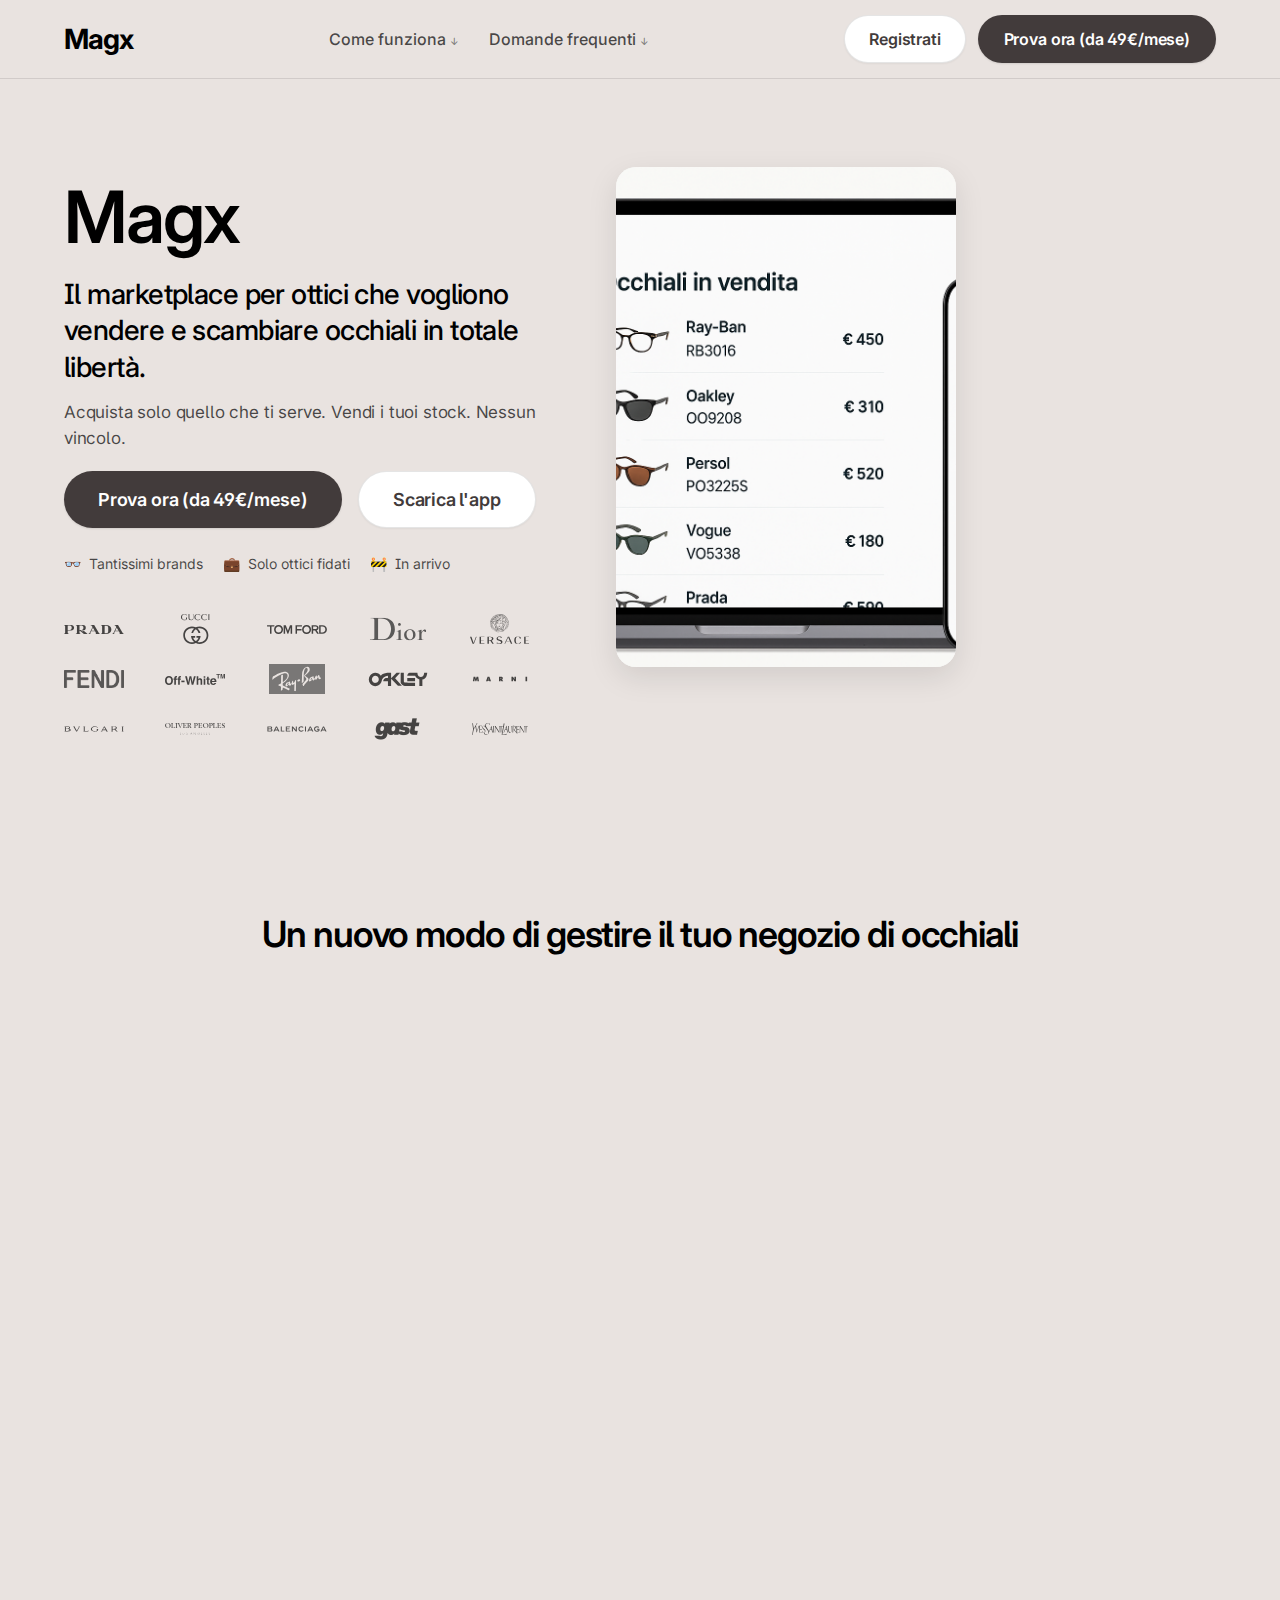
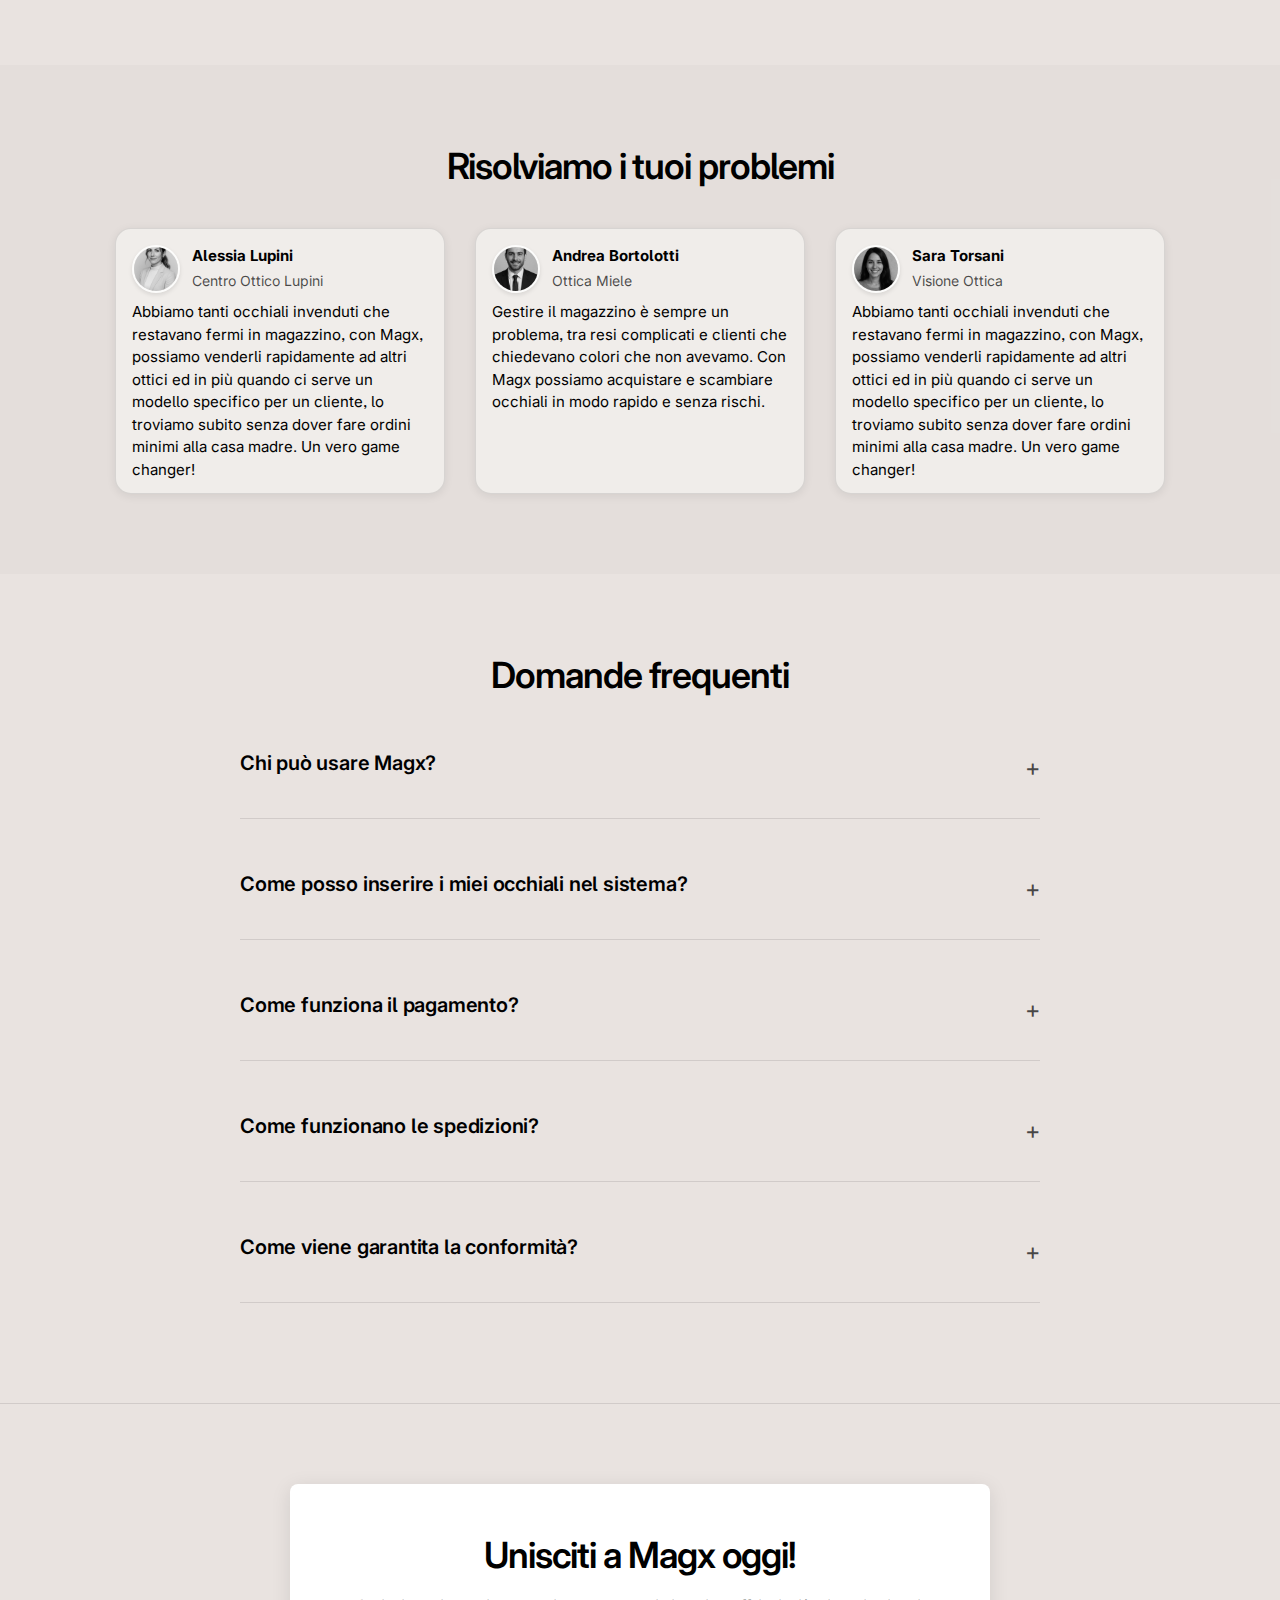
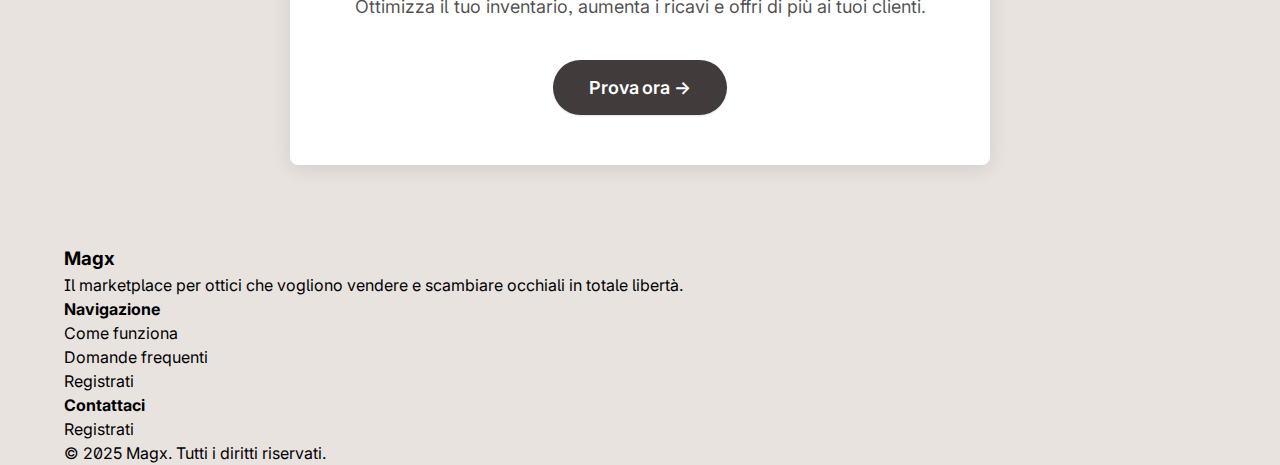
<file: index.html>
<!DOCTYPE html>
<html lang="en">
<head>
    <meta charset="UTF-8">
    <meta name="viewport" content="width=device-width, initial-scale=1.0">
    <title>Marketplace per ottici </title>
    
    <!-- Favicon -->
    <link rel="icon" type="image/png" href="magx_logo.png">
    <link rel="apple-touch-icon" href="magx_logo.png">
    
    <!-- Open Graph / Facebook -->
    <meta property="og:type" content="website">
    <meta property="og:url" content="https://magx.app/">
    <meta property="og:title" content="Magx - Marketplace per ottici">
    <meta property="og:description" content="Il marketplace per ottici che vogliono vendere e scambiare occhiali in totale libertà.">
    <meta property="og:image" content="https://magx.app/magx_logo.png">
    <meta property="og:image:width" content="1200">
    <meta property="og:image:height" content="630">

    <!-- Twitter -->
    <meta property="twitter:card" content="summary_large_image">
    <meta property="twitter:url" content="https://magx.app/">
    <meta property="twitter:title" content="Magx - Marketplace per ottici">
    <meta property="twitter:description" content="Il marketplace per ottici che vogliono vendere e scambiare occhiali in totale libertà.">
    <meta property="twitter:image" content="https://magx.app/magx_logo.png">

    <link rel="preconnect" href="https://fonts.googleapis.com">
    <link rel="preconnect" href="https://fonts.gstatic.com" crossorigin>
    <link href="https://fonts.googleapis.com/css2?family=Inter:wght@300;400;500;600;700&display=swap" rel="stylesheet">
    <link rel="stylesheet" href="magx_homepage.css">
</head>
<body>
    <!-- Navigation -->
    <header class="navbar">
        <div class="container">
            <div class="logo">
                <a href="#hero">Magx</a>
            </div>
            <nav class="main-nav">
                <ul>
                    <li class="dropdown">
                        <a href="#how-it-works">Come funziona<span class="arrow">↓</span></a>
                    </li>
                    <li class="dropdown">
                        <a href="#faq">Domande frequenti<span class="arrow">↓</span></a>
                    </li>
                </ul>
            </nav>
            <button class="mobile-menu-toggle" aria-label="Toggle menu">
                <span class="hamburger-icon">☰</span>
            </button>
            <div class="auth-buttons">
                <a href="https://docs.google.com/forms/d/1IlF40M767_LrRs7j3HeDGSl58CgH4xV7-MyyTv3xBlg/viewform?edit_requested=true" class="btn btn-secondary">Registrati</a>
                <a href="https://docs.google.com/forms/d/1IlF40M767_LrRs7j3HeDGSl58CgH4xV7-MyyTv3xBlg/viewform?edit_requested=true" class="btn btn-primary">Prova ora (da 49€/mese)</a>
            </div>
        </div>
    </header>

    <!-- Mobile Menu -->
    <div class="mobile-menu">
        <div class="mobile-menu-content">
            <nav class="mobile-menu-nav">
                <ul>
                    <li><a href="#how-it-works">Come funziona</a></li>
                    <li><a href="#faq">Domande frequenti</a></li>
                </ul>
            </nav>
            <div class="mobile-menu-cta">
                <a href="https://docs.google.com/forms/d/1IlF40M767_LrRs7j3HeDGSl58CgH4xV7-MyyTv3xBlg/viewform?edit_requested=true" class="btn btn-secondary btn-large">Registrati</a>
                <a href="https://docs.google.com/forms/d/1IlF40M767_LrRs7j3HeDGSl58CgH4xV7-MyyTv3xBlg/viewform?edit_requested=true" class="btn btn-primary btn-large">Prova ora (49€)</a>
            </div>
        </div>
    </div>

    <!-- Main Content -->
    <main>
        <!-- Hero Section -->
        <section id="hero" class="hero">
            <div class="container">
                <div class="hero-content">
                    <h1>Magx</h1>
                    <p class="hero-subtitle">Il marketplace per ottici che vogliono vendere e scambiare occhiali in totale libertà.</p>
                    <p class="pricing-info">Acquista solo quello che ti serve. Vendi i tuoi stock. Nessun vincolo.</p>
                    <!-- <p class="guarantee">100% rimborso garantito, nessuna domanda.</p> -->
                    <div class="cta-buttons">
                        <a href="https://docs.google.com/forms/d/1IlF40M767_LrRs7j3HeDGSl58CgH4xV7-MyyTv3xBlg/viewform?edit_requested=true" class="btn btn-primary btn-large">
                           Prova ora (da 49€/mese)
                        </a>
                        <a href="https://docs.google.com/forms/d/1IlF40M767_LrRs7j3HeDGSl58CgH4xV7-MyyTv3xBlg/viewform?edit_requested=true" class="btn btn-secondary btn-large">
                            Scarica l'app
                       </a>
                    </div>
                    <div class="social-proof">
                        <div class="proof-item">
                            <span class="proof-icon">👓</span>
                            <span>Tantissimi brands</span>
                        </div>
                        <div class="proof-item">
                            <span class="proof-icon">💼</span>
                            <span>Solo ottici fidati</span>
                        </div>
                        <div class="proof-item">
                            <span class="proof-icon">🚧</span>
                            <span>In arrivo</span>
                        </div>
                    </div>
                    
                    <!-- Client Logos moved here -->
                    <div class="client-logos">
                        <div class="logo-grid">
                            <div class="logo-item"><img src="brand_logos/Prada-Logo.svg" alt="Prada" class="brand-logo"></div>
                            <div class="logo-item"><img src="brand_logos/Gucci_logo.svg" alt="Gucci" class="brand-logo"></div>
                            <div class="logo-item"><img src="brand_logos/Tom_Ford_Logo.svg" alt="Tom Ford" class="brand-logo"></div>
                            <div class="logo-item"><img src="brand_logos/Dior_Logo.svg" alt="Dior" class="brand-logo"></div>
                            <div class="logo-item"><img src="brand_logos/Versace_logo.svg" alt="Versace" class="brand-logo"></div>
                            <div class="logo-item"><img src="brand_logos/Fendi_logo.svg" alt="Fendi" class="brand-logo"></div>
                            <div class="logo-item"><img src="brand_logos/Off-White_Logo.svg" alt="Off White" class="brand-logo"></div>
                            <div class="logo-item"><img src="brand_logos/Ray-Ban_logo.svg" alt="Ray Ban" class="brand-logo"></div>
                            <div class="logo-item"><img src="brand_logos/Oakley_early_logo.svg" alt="Oakley" class="brand-logo"></div>
                            <div class="logo-item"><img src="brand_logos/Marni_logo.svg" alt="Marni" class="brand-logo"></div>
                            <div class="logo-item"><img src="brand_logos/Bulgari_logo.svg" alt="Bulgari" class="brand-logo"></div>
                            <div class="logo-item"><img src="brand_logos/Oliver_Peoples_logo.svg" alt="Oliver Peoples" class="brand-logo"></div>
                            <div class="logo-item"><img src="brand_logos/Balenciaga_Logo.svg" alt="Balenciaga" class="brand-logo"></div>
                            <div class="logo-item"><img src="brand_logos/Gast_logo.avif" alt="Gast" class="brand-logo"></div>
                            <div class="logo-item"><img src="brand_logos/Yves_Saint_Laurent_Logo.svg" alt="Yves Saint Laurent" class="brand-logo"></div>
                        </div>
                    </div>
                </div>
                <div class="hero-images">
                    <div class="ad-examples">
                        <div class="ad-card main-ad-card">
                            <div class="ad-content">
                                <div class="ad-body">
                                    <img src="perfect_product_preview.png" alt="Designer sunglasses" class="ad-image">
                                </div>
                            </div>
                        </div>
                        </div>
                    </div>
                </div>
            </div>
        </section>

        <!-- How It Works -->
        <section id="how-it-works" class="how-it-works">
            <div class="container">
                <h2>Un nuovo modo di gestire il tuo negozio di occhiali</h2>
                <div class="steps-container">
                    <div class="steps-grid">
                        <div class="step-card">
                            <div class="step-thumbnail">
                                <img src="features_pictures/glasses_collections.jpg" alt="dashboard" class="step-image">
                            </div>
                            <div class="step-content">
                                <h3>Accesso immediato a migliaia di prodotti</h3>
                                <p>🔍 Trova l'occhiale che ti serve senza minimi d'acquisto</p>
                            </div>
                        </div>
                        <div class="step-card">
                            <div class="step-thumbnail">
                                <img src="features_pictures/business_relationship.jpg" alt="buying" class="step-image">
                            </div>
                            <div class="step-content">
                                <h3>Solo ottici selezionati</h3>
                                <p>🤝 Scambia in sicurezza solo con professionisti verificati.</p>
                            </div>
                        </div>
                        <div class="step-card">
                            <div class="step-thumbnail">
                                <img src="features_pictures/shipping.jpeg" alt="delivery" class="step-image">
                            </div>
                            <div class="step-content">
                                <h3>Vendi i tuoi stock in eccesso</h3>
                                <p>💰 Libera spazio e transforma l'invenduto in liquidità.</p>
                            </div>
                        </div>
                        <div class="step-card">
                            <div class="step-thumbnail">
                                <img src="features_pictures/otticaAlPc.jpg" alt="registration" class="step-image">
                            </div>
                            <div class="step-content">
                                <h3>Registrati e vendi in pochi minuti</h3>
                                <p>✍️ Ti basta la partita IVA e uno scan per codici a barre per vendere e comprare in pochi minuti</p>
                            </div>
                        </div>
                    </div>
                </div>
            </div>
        </section>

        <!-- Testimonials Section -->
        <section class="testimonials">
            <div class="container">
                <h2>Risolviamo i tuoi problemi</h2>
                <div class="testimonials-grid">
                    <div class="tweet-card">
                        <div class="tweet-header">
                            <div class="tweet-author">
                                <div class="author-avatar">
                                    <img src="testimonials_pictures/avatar1.png" alt="Alessia Lupini" class="avatar-img">
                                </div>
                                <div class="author-info">
                                    <div class="author-name">
                                        Alessia Lupini
                                    </div>
                                    <div class="author-handle">Centro Ottico Lupini</div>
                                </div>
                            </div>
                        </div>
                        <div class="tweet-content">
                            <p>Abbiamo tanti occhiali invenduti che restavano fermi in magazzino, con Magx, 
                            possiamo venderli rapidamente ad altri ottici ed in più quando ci serve un modello specifico per un cliente,
                             lo troviamo subito senza dover fare ordini minimi alla casa madre. Un vero game changer! 
                        </div>
                    </div>
                    <div class="tweet-card">
                        <div class="tweet-header">
                            <div class="tweet-author">
                                <div class="author-avatar">
                                    <img src="testimonials_pictures/avatar4.png" alt="Andrea Bortolotti" class="avatar-img">
                                </div>
                                <div class="author-info">
                                    <div class="author-name">
                                        Andrea Bortolotti
                                    </div>
                                    <div class="author-handle">Ottica Miele</div>
                                </div>
                            </div>
                        </div>
                        <div class="tweet-content">
                            <p>Gestire il magazzino è sempre un problema, tra resi complicati e clienti che chiedevano colori che non avevamo. 
                            Con Magx possiamo acquistare e scambiare occhiali in modo rapido e senza rischi. 
                        </div>
                    </div>
                    <div class="tweet-card">
                        <div class="tweet-header">
                            <div class="tweet-author">
                                <div class="author-avatar">
                                    <img src="testimonials_pictures/avatar2.png" alt="Sara Torsani" class="avatar-img">
                                </div>
                                <div class="author-info">
                                    <div class="author-name">
                                        Sara Torsani
                                    </div>
                                    <div class="author-handle">Visione Ottica</div>
                                </div>
                            </div>
                        </div>
                        <div class="tweet-content">
                            <p>Abbiamo tanti occhiali invenduti che restavano fermi in magazzino, con Magx, 
                            possiamo venderli rapidamente ad altri ottici ed in più quando ci serve un modello specifico per un cliente,
                             lo troviamo subito senza dover fare ordini minimi alla casa madre. Un vero game changer! 
                        </div>
                    </div>

                </div>
            </div>
        </section>
        
        <!-- FAQ Section -->
        <section id="faq" class="faq">
            <div class="container">
                <h2>Domande frequenti</h2>
                <div class="faq-grid">
                    <div class="faq-item">
                        <div class="faq-question">
                            <h3>Chi può usare Magx?</h3>
                            <span class="toggle-icon">+</span>
                        </div>
                        <div class="faq-answer">
                            <p>Magx è pensato esclusivamente per ottici e negozi di ottica. Ogni account viene verificato prima dell'accesso alla piattaforma.</p>
                        </div>
                    </div>
                    <div class="faq-item">
                        <div class="faq-question">
                            <h3>Come posso inserire i miei occhiali nel sistema?</h3>
                            <span class="toggle-icon">+</span>
                        </div>
                        <div class="faq-answer">
                            <p>Puoi caricare facilmente i tuoi prodotti scannerizzando l'occhiale con il tuo lettore di cassa. 
                            Il sistema li renderà visibili agli altri ottici della rete.</p>
                        </div>
                    </div>
                    <div class="faq-item">
                        <div class="faq-question">
                            <h3>Come funziona il pagamento?</h3>
                            <span class="toggle-icon">+</span>
                        </div>
                        <div class="faq-answer">
                            <p>I pagamenti digitali sono protetti: il denaro viene trasferito al venditore solo dopo che
                            l'acquirente conferma la ricezione del prodotto.</p>
                        </div>
                    </div>
                    <div class="faq-item">
                        <div class="faq-question">
                            <h3>Come funzionano le spedizioni?</h3>
                            <span class="toggle-icon">+</span>
                        </div>
                        <div class="faq-answer">
                            <p>Le spedizioni sono gestite tramite corrieri partner e i prodotti arrivano generalmente entro 24-48 ore. 
                            I costi di spedizione sono trasparenti e variano in base al valore del prodotto.</p>
                        </div>
                    </div>
                    <div class="faq-item">
                        <div class="faq-question">
                            <h3>Come viene garantita la conformità?</h3>
                            <span class="toggle-icon">+</span>
                        </div>
                        <div class="faq-answer">
                            <p>Il nostro team legale è sempre in contatto con le case madri, tutti gli ottici nella rete sono verificati
                            e il nostro sistema verifica l'autenticità dei codici a barre e la qualità dei prodotti.</p>
                        </div>
                    </div>
                </div>
            </div>
        </section>

        <!-- Footer CTA Section -->
        <section class="footer-cta">
            <div class="container">
                <div class="footer-cta-content">
                    <h2>Unisciti a Magx oggi!</h2>
                    <p>Ottimizza il tuo inventario, aumenta i ricavi e offri di più ai tuoi clienti.</p>
                    <div class="footer-cta-buttons">
                        <a href="https://docs.google.com/forms/d/1IlF40M767_LrRs7j3HeDGSl58CgH4xV7-MyyTv3xBlg/viewform?edit_requested=true" class="btn btn-primary btn-large">Prova ora →</a>
                    </div>
                </div>
            </div>
        </section>
    </main>

    <!-- Footer -->
    <footer class="footer">
        <div class="container">
            <div class="footer-content">
                <div class="footer-section">
                    <h3>Magx</h3>
                    <p>Il marketplace per ottici che vogliono vendere e scambiare occhiali in totale libertà.</p>
                </div>
                <div class="footer-section">
                    <h4>Navigazione</h4>
                    <ul>
                        <li><a href="#how-it-works">Come funziona</a></li>
                        <li><a href="#faq">Domande frequenti</a></li>
                        <li><a href="https://docs.google.com/forms/d/1IlF40M767_LrRs7j3HeDGSl58CgH4xV7-MyyTv3xBlg/viewform?edit_requested=true">Registrati</a></li>
                    </ul>
                </div>
                <div class="footer-section">
                    <h4>Contattaci</h4>
                    <ul>
                        <li><a href="https://docs.google.com/forms/d/1IlF40M767_LrRs7j3HeDGSl58CgH4xV7-MyyTv3xBlg/viewform?edit_requested=true">Registrati</a></li>
                    </ul>
                </div>
            </div>
            <div class="footer-bottom">
                <p>&copy; 2025 Magx. Tutti i diritti riservati.</p>
            </div>
        </div>
    </footer>

    <script src="magx_homepage.js"></script>
</body>
</html>
</file>
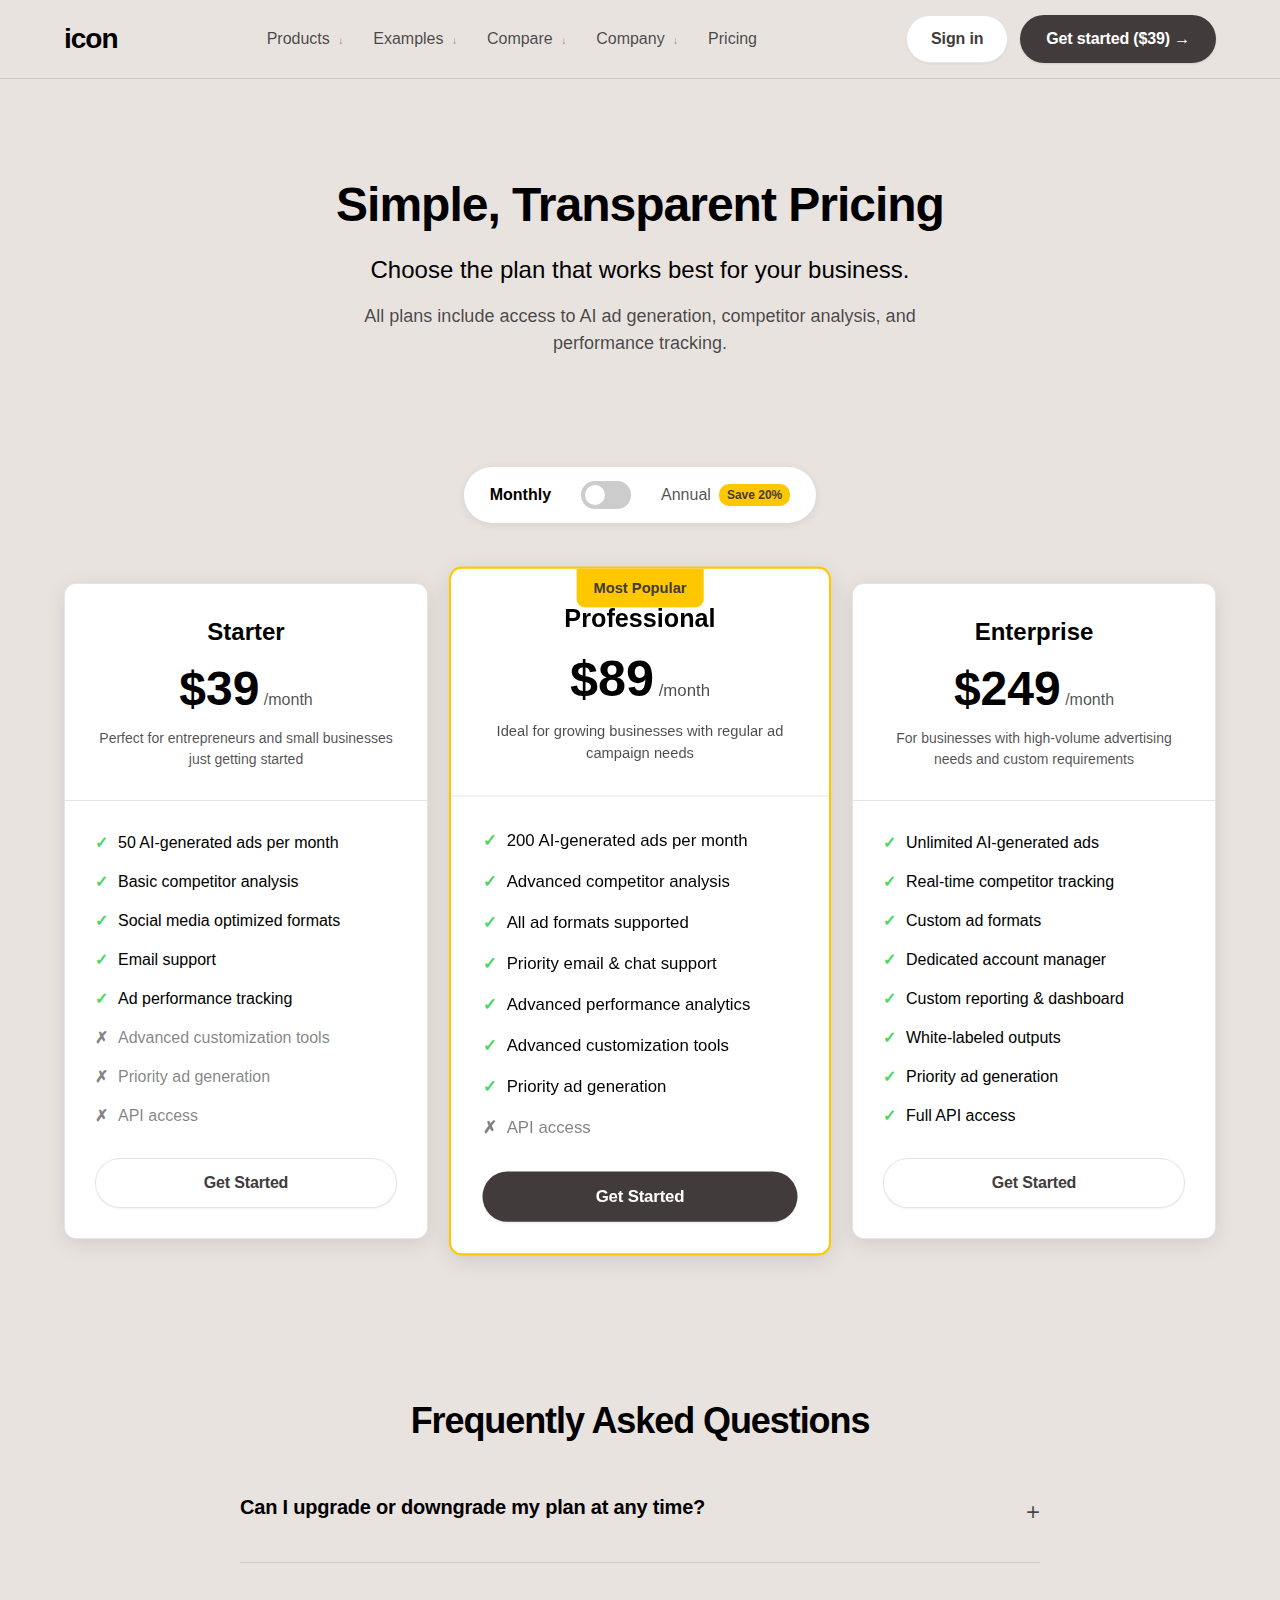
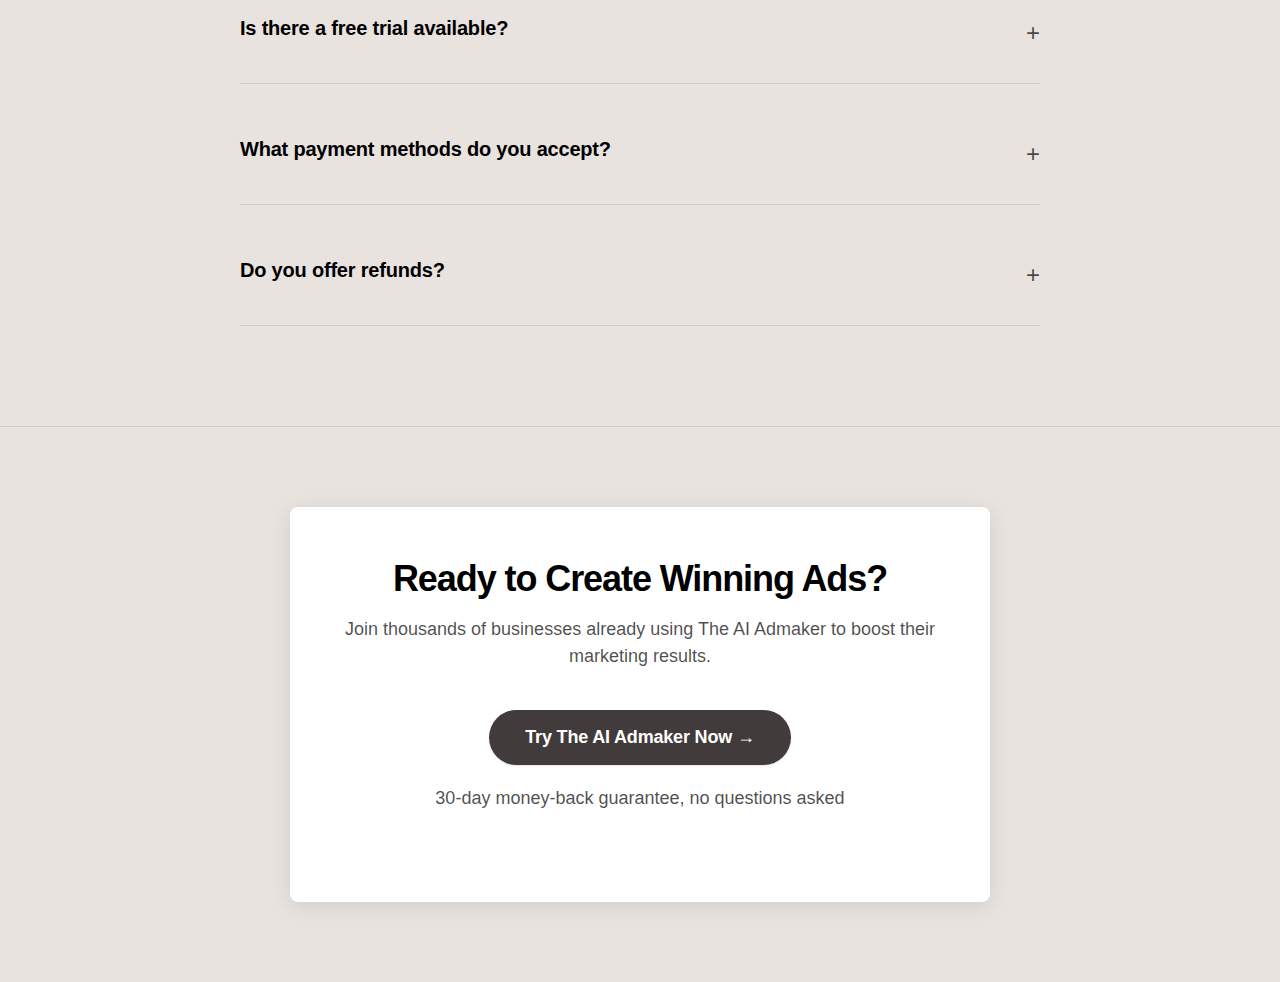
<file: pricing.html>
<!DOCTYPE html>
<html lang="en">
<head>
    <meta charset="UTF-8">
    <meta name="viewport" content="width=device-width, initial-scale=1.0">
    <title>Pricing | Magx</title>
    <link rel="stylesheet" href="magx_homepage.css">
    <link rel="stylesheet" href="pricing.css">
</head>
<body>
    <!-- Navigation -->
    <header class="navbar">
        <div class="container">
            <div class="logo">
                <a href="magx_homepage.html">icon</a>
            </div>
            <nav class="main-nav">
                <ul>
                    <li class="dropdown">
                        <a href="#">Products <span class="arrow">↓</span></a>
                    </li>
                    <li class="dropdown">
                        <a href="#">Examples <span class="arrow">↓</span></a>
                    </li>
                    <li class="dropdown">
                        <a href="#">Compare <span class="arrow">↓</span></a>
                    </li>
                    <li class="dropdown">
                        <a href="#">Company <span class="arrow">↓</span></a>
                    </li>
                    <li>
                        <a href="pricing.html" class="active">Pricing</a>
                    </li>
                </ul>
            </nav>
            <button class="mobile-menu-toggle" aria-label="Toggle menu">
                <span class="hamburger-icon">☰</span>
            </button>
            <div class="auth-buttons">
                <a href="https://docs.google.com/forms/d/1IlF40M767_LrRs7j3HeDGSl58CgH4xV7-MyyTv3xBlg/viewform?edit_requested=true" class="btn btn-secondary">Sign in</a>
                <a href="https://docs.google.com/forms/d/1IlF40M767_LrRs7j3HeDGSl58CgH4xV7-MyyTv3xBlg/viewform?edit_requested=true" class="btn btn-primary">Get started ($39) →</a>
            </div>
        </div>
    </header>

    <!-- Mobile Menu -->
    <div class="mobile-menu">
        <div class="mobile-menu-content">
            <nav class="mobile-menu-nav">
                <ul>
                    <li><a href="#">Products</a></li>
                    <li><a href="#">Examples</a></li>
                    <li><a href="#">Compare</a></li>
                    <li><a href="#">Company</a></li>
                    <li><a href="pricing.html">Pricing</a></li>
                </ul>
            </nav>
            <div class="mobile-menu-cta">
                <a href="https://docs.google.com/forms/d/1IlF40M767_LrRs7j3HeDGSl58CgH4xV7-MyyTv3xBlg/viewform?edit_requested=true" class="btn btn-secondary btn-large">Sign in</a>
                <a href="https://docs.google.com/forms/d/1IlF40M767_LrRs7j3HeDGSl58CgH4xV7-MyyTv3xBlg/viewform?edit_requested=true" class="btn btn-primary btn-large">Get started ($39) →</a>
            </div>
        </div>
    </div>

    <!-- Main Content -->
    <main>
        <!-- Hero Section -->
        <section class="pricing-hero">
            <div class="container">
                <div class="pricing-hero-content">
                    <h1>Simple, Transparent Pricing</h1>
                    <p class="pricing-subtitle">Choose the plan that works best for your business.</p>
                    <p class="pricing-description">All plans include access to AI ad generation, competitor analysis, and performance tracking.</p>
                </div>
            </div>
        </section>

        <!-- Pricing Toggle -->
        <section class="pricing-toggle-section">
            <div class="container">
                <div class="pricing-toggle">
                    <span class="toggle-option active">Monthly</span>
                    <label class="switch">
                        <input type="checkbox" id="billing-toggle">
                        <span class="slider round"></span>
                    </label>
                    <span class="toggle-option">Annual <span class="save-badge">Save 20%</span></span>
                </div>
            </div>
        </section>

        <!-- Pricing Plans -->
        <section class="pricing-plans">
            <div class="container">
                <div class="plans-container">
                    <!-- Starter Plan -->
                    <div class="pricing-card">
                        <div class="pricing-card-header">
                            <h3>Starter</h3>
                            <div class="price">
                                <span class="amount">$39</span>
                                <span class="period">/month</span>
                            </div>
                            <p class="pricing-description">Perfect for entrepreneurs and small businesses just getting started</p>
                        </div>
                        <div class="pricing-card-body">
                            <ul class="features-list">
                                <li><span class="check-icon">✓</span> 50 AI-generated ads per month</li>
                                <li><span class="check-icon">✓</span> Basic competitor analysis</li>
                                <li><span class="check-icon">✓</span> Social media optimized formats</li>
                                <li><span class="check-icon">✓</span> Email support</li>
                                <li><span class="check-icon">✓</span> Ad performance tracking</li>
                                <li class="disabled"><span class="check-icon">✗</span> Advanced customization tools</li>
                                <li class="disabled"><span class="check-icon">✗</span> Priority ad generation</li>
                                <li class="disabled"><span class="check-icon">✗</span> API access</li>
                            </ul>
                        </div>
                        <div class="pricing-card-footer">
                            <a href="https://docs.google.com/forms/d/1IlF40M767_LrRs7j3HeDGSl58CgH4xV7-MyyTv3xBlg/viewform?edit_requested=true" class="btn btn-secondary btn-full">Get Started</a>
                        </div>
                    </div>

                    <!-- Pro Plan (Most Popular) -->
                    <div class="pricing-card popular">
                        <div class="popular-badge">Most Popular</div>
                        <div class="pricing-card-header">
                            <h3>Professional</h3>
                            <div class="price">
                                <span class="amount">$89</span>
                                <span class="period">/month</span>
                            </div>
                            <p class="pricing-description">Ideal for growing businesses with regular ad campaign needs</p>
                        </div>
                        <div class="pricing-card-body">
                            <ul class="features-list">
                                <li><span class="check-icon">✓</span> 200 AI-generated ads per month</li>
                                <li><span class="check-icon">✓</span> Advanced competitor analysis</li>
                                <li><span class="check-icon">✓</span> All ad formats supported</li>
                                <li><span class="check-icon">✓</span> Priority email & chat support</li>
                                <li><span class="check-icon">✓</span> Advanced performance analytics</li>
                                <li><span class="check-icon">✓</span> Advanced customization tools</li>
                                <li><span class="check-icon">✓</span> Priority ad generation</li>
                                <li class="disabled"><span class="check-icon">✗</span> API access</li>
                            </ul>
                        </div>
                        <div class="pricing-card-footer">
                            <a href="https://docs.google.com/forms/d/1IlF40M767_LrRs7j3HeDGSl58CgH4xV7-MyyTv3xBlg/viewform?edit_requested=true" class="btn btn-primary btn-full">Get Started</a>
                        </div>
                    </div>

                    <!-- Enterprise Plan -->
                    <div class="pricing-card">
                        <div class="pricing-card-header">
                            <h3>Enterprise</h3>
                            <div class="price">
                                <span class="amount">$249</span>
                                <span class="period">/month</span>
                            </div>
                            <p class="pricing-description">For businesses with high-volume advertising needs and custom requirements</p>
                        </div>
                        <div class="pricing-card-body">
                            <ul class="features-list">
                                <li><span class="check-icon">✓</span> Unlimited AI-generated ads</li>
                                <li><span class="check-icon">✓</span> Real-time competitor tracking</li>
                                <li><span class="check-icon">✓</span> Custom ad formats</li>
                                <li><span class="check-icon">✓</span> Dedicated account manager</li>
                                <li><span class="check-icon">✓</span> Custom reporting & dashboard</li>
                                <li><span class="check-icon">✓</span> White-labeled outputs</li>
                                <li><span class="check-icon">✓</span> Priority ad generation</li>
                                <li><span class="check-icon">✓</span> Full API access</li>
                            </ul>
                        </div>
                        <div class="pricing-card-footer">
                            <a href="https://docs.google.com/forms/d/1IlF40M767_LrRs7j3HeDGSl58CgH4xV7-MyyTv3xBlg/viewform?edit_requested=true" class="btn btn-secondary btn-full">Get Started</a>
                        </div>
                    </div>
                </div>
            </div>
        </section>

        <!-- FAQ Section -->
        <section class="faq">
            <div class="container">
                <h2>Frequently Asked Questions</h2>
                <div class="faq-grid">
                    <div class="faq-item">
                        <div class="faq-question">
                            <h3>Can I upgrade or downgrade my plan at any time?</h3>
                            <span class="toggle-icon">+</span>
                        </div>
                        <div class="faq-answer">
                            <p>Yes, you can upgrade or downgrade your plan at any time. Changes will be reflected in your next billing cycle. When upgrading, you'll get immediate access to new features and your billing will be prorated.</p>
                        </div>
                    </div>
                    <div class="faq-item">
                        <div class="faq-question">
                            <h3>Is there a free trial available?</h3>
                            <span class="toggle-icon">+</span>
                        </div>
                        <div class="faq-answer">
                            <p>We offer a 7-day free trial for all new users. You can test the AI Admaker platform with full access to all features before committing to a paid plan.</p>
                        </div>
                    </div>
                    <div class="faq-item">
                        <div class="faq-question">
                            <h3>What payment methods do you accept?</h3>
                            <span class="toggle-icon">+</span>
                        </div>
                        <div class="faq-answer">
                            <p>We accept all major credit cards (Visa, Mastercard, American Express, Discover), PayPal, and can provide invoicing options for Enterprise customers.</p>
                        </div>
                    </div>
                    <div class="faq-item">
                        <div class="faq-question">
                            <h3>Do you offer refunds?</h3>
                            <span class="toggle-icon">+</span>
                        </div>
                        <div class="faq-answer">
                            <p>We offer a 30-day money-back guarantee, no questions asked. If you're not satisfied with our service within the first 30 days, we'll provide a full refund.</p>
                        </div>
                    </div>
                </div>
            </div>
        </section>

        <!-- Footer CTA Section -->
        <section class="footer-cta">
            <div class="container">
                <div class="footer-cta-content">
                    <h2>Ready to Create Winning Ads?</h2>
                    <p>Join thousands of businesses already using The AI Admaker to boost their marketing results.</p>
                    <div class="footer-cta-buttons">
                        <a href="https://docs.google.com/forms/d/1IlF40M767_LrRs7j3HeDGSl58CgH4xV7-MyyTv3xBlg/viewform?edit_requested=true" class="btn btn-primary btn-large">Try The AI Admaker Now →</a>
                        <p class="guarantee-text">30-day money-back guarantee, no questions asked</p>
                    </div>
                </div>
            </div>
        </section>
    </main>

    <script src="magx_homepage.js"></script>
    <script src="pricing.js"></script>
</body>
</html>
</file>
<file: magx_homepage.css>
/* Base Styles */
:root {
    --background: #e9e3e0;
    --text: #000000;
    --text-secondary: rgba(0, 0, 0, 0.7);
    --accent: #FFC700; /* Keep yellow accent */
    --card-bg: #f0edea;
    --border: rgba(0, 0, 0, 0.1);
    --button-bg: #423b3b;
    --black: #423b3b;
    --white: #FFFFFF;
    --box-shadow: 0 4px 20px rgba(0, 0, 0, 0.1);
    --border-radius: 8px;
    --transition: all 0.3s ease;
}

* {
    margin: 0;
    padding: 0;
    box-sizing: border-box;
}

body {
    font-family: Inter, SF Pro Display, -apple-system, BlinkMacSystemFont, 'Segoe UI', Roboto, 'Helvetica Neue', sans-serif;
    background-color: var(--background);
    color: var(--text);
    line-height: 1.5;
    font-feature-settings: 'liga' 1, 'ss01' 1, 'ss02' 1, 'ss03' 1;
    -webkit-font-smoothing: antialiased;
    -moz-osx-font-smoothing: grayscale;
}

.container {
    width: 100%;
    max-width: 1200px;
    margin: 0 auto;
    padding: 0 24px;
}

@media (min-width: 1400px) {
    .container {
        max-width: 1320px;
    }
}

a {
    text-decoration: none;
    color: inherit;
    transition: var(--transition);
}

ul {
    list-style: none;
}

/* Button Styles */
.btn {
    display: inline-flex;
    align-items: center;
    justify-content: center;
    padding: 12px 26px;
    border-radius: 50px;
    font-weight: 600;
    font-size: 16px;
    transition: var(--transition);
    cursor: pointer;
    white-space: nowrap;
    letter-spacing: -0.01em;
}

.btn-icon, .download-icon, .play-icon, .read-icon {
    margin-right: 8px;
}

.btn-primary {
    background-color: var(--black);
    color: var(--white);
    font-weight: 600;
    box-shadow: 0 1px 2px rgba(0, 0, 0, 0.1);
}

.btn-primary:hover {
    opacity: 0.95;
    transform: translateY(-2px);
    box-shadow: 0 6px 15px rgba(0, 0, 0, 0.15);
}

.btn-secondary {
    background-color: var(--white);
    color: var(--black);
    border: 1px solid var(--border);
    padding: 11px 24px;
    box-shadow: 0 1px 2px rgba(0, 0, 0, 0.05);
}

.btn-secondary:hover {
    background-color: rgba(0, 0, 0, 0.03);
    transform: translateY(-2px);
    box-shadow: 0 6px 15px rgba(0, 0, 0, 0.08);
}

.btn-outline {
    background-color: var(--white);
    color: var(--black);
    border: 1px solid var(--border);
    box-shadow: 0 1px 2px rgba(0, 0, 0, 0.05);
}

.btn-outline:hover {
    border-color: var(--black);
    background-color: rgba(0, 0, 0, 0.03);
    transform: translateY(-2px);
    box-shadow: 0 6px 15px rgba(0, 0, 0, 0.08);
}

.btn-large {
    padding: 14px 34px;
    font-size: 18px;
}

.btn-demo {
    margin-right: 10px;
    margin-top: 10px;
}

/* Navbar */
.navbar {
    padding: 15px 0;
    border-bottom: 1px solid var(--border);
    position: sticky;
    top: 0;
    z-index: 1000;
    background-color: var(--background);
}

.navbar .container {
    display: flex;
    justify-content: space-between;
    align-items: center;
}

.logo a {
    font-size: 28px;
    font-weight: 700;
    color: var(--text);
    letter-spacing: -1px;
}

.main-nav ul {
    display: flex;
    gap: 30px;
}

.main-nav li a {
    font-size: 16px;
    color: var(--text-secondary);
    font-weight: 500;
}

.main-nav li a:hover {
    color: var(--text);
}

.arrow {
    font-size: 10px;
    margin-left: 4px;
    opacity: 0.7;
}

.auth-buttons {
    display: flex;
    gap: 12px;
}

/* Promo Banner */
.promo-banner {
    background-color: rgba(0, 0, 0, 0.03);
    padding: 12px 0;
    text-align: center;
}

.promo-content {
    display: flex;
    align-items: center;
    justify-content: center;
    gap: 10px;
}

.check-icon {
    display: inline-flex;
    align-items: center;
    justify-content: center;
    width: 20px;
    height: 20px;
    background-color: #49D760; /* Keep green check icon */
    color: var(--white);
    border-radius: 50%;
    font-size: 12px;
}

/* Hero Section */
.hero {
    min-height: 90vh;
    display: flex;
    align-items: center;
    padding: 0;
    overflow: hidden;
    margin-top: -56px;
    padding-top: 80px;
    padding-bottom: 40px;
}

.hero .container {
    display: flex;
    align-items: flex-start;
    justify-content: space-between;
    gap: 60px;
    padding: 30px 24px 20px;
    height: 100%;
}

.hero-content {
    flex: 1;
    width: 45%;
    max-width: 500px;
    padding-top: 40px;
}

.hero-images {
    flex: 0 0 auto;
    display: flex;
    justify-content: flex-end;
    width: 600px;
    position: relative;
    align-self: flex-start;
    margin-top: 30px;
}

h1 {
    font-size: clamp(48px, 6vw, 72px);
    line-height: 1.1;
    margin-bottom: 20px;
    font-weight: 600;
    letter-spacing: -0.03em;
}

.hero-subtitle {
    font-size: clamp(20px, 2.5vw, 28px);
    margin-bottom: 15px;
    color: var(--text);
    font-weight: 500;
    letter-spacing: -0.02em;
    line-height: 1.3;
}

.pricing-info, .guarantee {
    font-size: 17px;
    color: var(--text-secondary);
    margin-bottom: 10px;
    letter-spacing: -0.01em;
    line-height: 1.5;
}

.cta-buttons {
    display: flex;
    gap: 16px;
    margin: 20px 0;
}

.social-proof {
    display: flex;
    flex-wrap: wrap;
    gap: 20px;
    margin-top: 25px;
}

.rating, .proof-item {
    display: flex;
    align-items: center;
    gap: 8px;
    color: var(--text-secondary);
    font-size: 14px;
}

.stars {
    color: var(--accent);
}

.proof-icon {
    color: var(--text);
}

/* Ad cards styling for layout with main and side ads */
.ad-examples {
    display: flex;
    width: 100%;
    gap: 15px;
}

.ad-card {
    background-color: var(--card-bg);
    border-radius: 20px;
    overflow: hidden;
    box-shadow: 0 10px 30px rgba(0, 0, 0, 0.1);
    position: relative;
    transition: transform 0.3s ease, box-shadow 0.3s ease;
}

.main-ad-card {
    width: 340px;
    height: 500px;
    flex-shrink: 0;
}

.small-ads {
    display: flex;
    flex-direction: column;
    gap: 15px;
    flex-shrink: 0;
}

.small-ad-card {
    width: 240px;
    height: 242px;
}

.ad-card:hover {
    transform: translateY(-5px);
    box-shadow: 0 15px 30px rgba(0, 0, 0, 0.15);
}

/* Client Logos - Updated for new position in hero section */
.client-logos {
    padding: 20px 0;
    margin-top: 20px;
}

.logo-grid {
    display: grid;
    grid-template-columns: repeat(auto-fill, minmax(80px, 1fr));
    gap: 15px;
    align-items: center;
    justify-items: start;
}

.logo-item {
    color: var(--text-secondary);
    font-size: 14px;
    font-weight: 600;
    opacity: 0.7;
    letter-spacing: 0.5px;
}

.brand-logo {
    width: 60px;
    height: 30px;
    object-fit: contain;
    filter: grayscale(100%);
    opacity: 0.7;
    transition: filter 0.3s ease, opacity 0.3s ease;
}

.logo-item:hover .brand-logo {
    filter: grayscale(0);
    opacity: 1;
}

/* How It Works */
.how-it-works {
    padding: 80px 0;
}

.how-it-works h2 {
    font-size: 36px;
    text-align: center;
    margin-bottom: 40px;
    font-weight: 600;
    letter-spacing: -0.03em;
    line-height: 1.2;
}

.steps-container {
    display: flex;
    gap: 50px;
}

.steps-grid {
    flex: 1.5;
    display: grid;
    grid-template-columns: repeat(2, 1fr);
    gap: 30px;
}

.step-card {
    background-color: var(--card-bg);
    border-radius: var(--border-radius);
    overflow: hidden;
    box-shadow: 0 5px 15px rgba(0, 0, 0, 0.07);
}

.step-thumbnail {
    height: 160px;
    background-color: #F0F0F0;
    overflow: hidden;
    display: flex;
    align-items: center;
    justify-content: center;
}

.step-image {
    width: 100%;
    height: 100%;
    object-fit: cover;
    transition: transform 0.3s ease;
}

.step-card:hover .step-image {
    transform: scale(1.05);
}

.step-content {
    padding: 24px;
}

.step-content h3 {
    font-size: 20px;
    margin-bottom: 10px;
    font-weight: 600;
    letter-spacing: -0.01em;
}

.step-content p {
    color: var(--text-secondary);
    font-size: 14px;
    line-height: 1.5;
}

.demo-image-container {
    flex: 1;
    display: flex;
    flex-direction: column;
    width: 100%;
}

.demo-image {
    max-width: 100%;
    height: auto;
    object-fit: contain;
    border-radius: var(--border-radius);
    margin-bottom: 20px;
    box-shadow: 0 10px 30px rgba(0, 0, 0, 0.1);
}

.demo-placeholder {
    flex-grow: 1;
    background-color: var(--card-bg);
    border-radius: var(--border-radius);
    min-height: 500px;
    margin-bottom: 20px;
    box-shadow: 0 10px 30px rgba(0, 0, 0, 0.1);
}

.demo-cta {
    display: flex;
    flex-wrap: wrap;
    margin-top: 20px;
}

/* Competitors Analysis Table */
.competitors-analysis {
    padding: 80px 0;
}

.competitors-analysis h2 {
    text-align: center;
    margin-bottom: 40px;
    font-size: 36px;
    font-weight: 700;
}

.comparison-table-wrapper {
    overflow-x: auto;
    border-radius: var(--border-radius);
    box-shadow: var(--box-shadow);
}

.comparison-table {
    width: 100%;
    border-collapse: collapse;
    background-color: var(--white);
}

.comparison-table th, 
.comparison-table td {
    padding: 16px 24px;
    text-align: left;
    border-bottom: 1px solid var(--border);
}

.comparison-table th {
    font-weight: 600;
    background-color: rgba(0, 0, 0, 0.03);
}

.comparison-table th:first-child {
    width: 25%;
}

.comparison-table tr:last-child td {
    border-bottom: none;
}

.comparison-table .check {
    color: #49D760;
    font-weight: bold;
    margin-right: 5px;
}

/* Testimonials as Tweets Section */
.testimonials {
    padding: 80px 0;
    background-color: rgba(0, 0, 0, 0.02);
}

.testimonials h2 {
    font-size: 36px;
    text-align: center;
    margin-bottom: 40px;
    font-weight: 600;
    letter-spacing: -0.03em;
    line-height: 1.2;
}

.testimonials-grid {
    display: grid;
    grid-template-columns: repeat(auto-fit, minmax(300px, 1fr));
    gap: 30px;
    max-width: 1050px;
    margin: 0 auto;
}

/* Tweet Card Styles */
.tweet-card {
    background-color: #f0edea;
    border-radius: 16px;
    box-shadow: 0 2px 10px rgba(0, 0, 0, 0.08);
    overflow: hidden;
    transition: box-shadow 0.3s ease, transform 0.3s ease;
    border: 1px solid rgba(0, 0, 0, 0.1);
}

.tweet-card:hover {
    box-shadow: 0 5px 15px rgba(0, 0, 0, 0.1);
    transform: translateY(-2px);
}

.tweet-header {
    display: flex;
    justify-content: space-between;
    align-items: flex-start;
    padding: 16px 16px 8px;
}

.tweet-author {
    display: flex;
    align-items: flex-start;
}

.author-avatar {
    width: 48px;
    height: 48px;
    border-radius: 50%;
    background-color: transparent;
    margin-right: 12px;
    overflow: hidden;
    border: 2px solid rgba(255, 255, 255, 0.8);
    box-shadow: 0 2px 4px rgba(0, 0, 0, 0.1);
    transition: transform 0.3s ease, box-shadow 0.3s ease;
    display: flex;
    align-items: center;
    justify-content: center;
    position: relative;
    font-size: 0;
    line-height: 0;
    color: transparent;
    text-indent: -9999px;
}

.author-avatar::before,
.author-avatar::after {
    display: none;
}

.avatar-img {
    width: 100%;
    height: 100%;
    object-fit: cover;
    object-position: center;
    transition: transform 0.3s ease, filter 0.3s ease;
    display: block;
    filter: grayscale(100%);
}

.tweet-author:hover .author-avatar {
    transform: scale(1.05);
    box-shadow: 0 3px 8px rgba(0, 0, 0, 0.15);
}

.tweet-author:hover .avatar-img {
    transform: scale(1.1);
    filter: grayscale(0%);
}

.author-info {
    display: flex;
    flex-direction: column;
}

.author-name {
    font-weight: 700;
    font-size: 15px;
    display: flex;
    align-items: center;
    gap: 4px;
}

.verified-badge {
    color: #1DA1F2;
    background-color: white;
    border-radius: 50%;
    padding: 1px;
    font-size: 10px;
    line-height: 1;
}

.author-handle {
    font-size: 14px;
    color: var(--text-secondary);
    margin-top: 2px;
}

.twitter-logo {
    font-size: 18px;
    color: var(--text-secondary);
    opacity: 0.7;
}

.tweet-content {
    padding: 0 16px 12px;
}

.tweet-content p {
    font-size: 15px;
    line-height: 1.5;
    margin: 0;
    color: var(--text);
}

.tweet-hashtag {
    color: #1DA1F2;
    text-decoration: none;
}

.tweet-hashtag:hover {
    text-decoration: underline;
}

.tweet-media {
    width: 100%;
    height: 0;
    padding-bottom: 56.25%;
    background-color: #f3f3f3;
    position: relative;
    display: none; /* Hidden by default, show when needed */
}

.tweet-stats {
    display: flex;
    justify-content: space-between;
    padding: 12px 16px;
    border-top: 1px solid rgba(0, 0, 0, 0.08);
    color: var(--text-secondary);
}

.tweet-stat {
    display: flex;
    align-items: center;
    gap: 6px;
    font-size: 13px;
}

.stat-icon {
    font-size: 16px;
    opacity: 0.8;
}

.stat-count {
    font-size: 13px;
}

/* FAQ Section */
.faq {
    padding: 80px 0;
}

.faq h2 {
    font-size: 36px;
    text-align: center;
    margin-bottom: 40px;
    font-weight: 600;
    letter-spacing: -0.03em;
    line-height: 1.2;
}

.faq-grid {
    display: grid;
    grid-template-columns: repeat(auto-fit, minmax(500px, 1fr));
    gap: 20px;
    max-width: 800px;
    margin: 0 auto;
}

.faq-item {
    border-bottom: 1px solid var(--border);
    padding-bottom: 20px;
    margin-bottom: 20px;
}

.faq-question {
    display: flex;
    justify-content: space-between;
    align-items: center;
    cursor: pointer;
    padding: 10px 0;
}

.faq-question h3 {
    font-size: 20px;
    margin-bottom: 10px;
    font-weight: 600;
    letter-spacing: -0.01em;
}

.toggle-icon {
    font-size: 24px;
    color: var(--text-secondary);
    transition: var(--transition);
}

.faq-answer {
    padding: 0;
    max-height: 0;
    overflow: hidden;
    transition: max-height 0.3s ease;
    opacity: 0;
}

.faq-answer p {
    margin: 0;
    padding: 0;
    color: var(--text-secondary);
    font-size: 16px;
    line-height: 1.6;
}

.faq-item.active .toggle-icon {
    transform: rotate(45deg);
}

.faq-item.active .faq-answer {
    max-height: 1000px;
    padding: 10px 0 20px;
    opacity: 1;
    transition: max-height 0.5s ease, opacity 0.3s ease 0.1s;
}

/* Limited Time Offer */
.limited-time-offer {
    padding: 80px 0;
    background-color: var(--white);
}

.offer-card {
    max-width: 700px;
    margin: 0 auto;
    background-color: var(--white);
    border-radius: var(--border-radius);
    padding: 40px;
    position: relative;
    box-shadow: var(--box-shadow);
    border: 2px solid var(--accent);
    text-align: center;
}

.offer-badge {
    position: absolute;
    top: -15px;
    left: 50%;
    transform: translateX(-50%);
    background-color: var(--accent);
    color: var(--black);
    font-weight: 600;
    padding: 8px 20px;
    border-radius: 50px;
    font-size: 14px;
}

.offer-card h2 {
    margin-top: 10px;
    margin-bottom: 20px;
    font-size: 32px;
    font-weight: 700;
}

.offer-description {
    font-size: 18px;
    margin-bottom: 30px;
}

.price-comparison {
    display: flex;
    justify-content: center;
    gap: 40px;
    margin-bottom: 30px;
}

.regular-price, .special-price {
    display: flex;
    flex-direction: column;
    align-items: center;
}

.price-label {
    font-size: 14px;
    color: var(--text-secondary);
    margin-bottom: 5px;
}

.regular-price .price-value {
    font-size: 24px;
    font-weight: 600;
    color: var(--text-secondary);
    text-decoration: line-through;
}

.special-price .price-value {
    font-size: 36px;
    font-weight: 700;
    color: var(--black);
}

.offer-details {
    margin-bottom: 30px;
}

.offer-benefits {
    list-style-type: none;
    margin: 20px 0;
    padding: 0;
    display: flex;
    flex-direction: column;
    gap: 10px;
    align-items: center;
}

.offer-benefits li {
    display: flex;
    align-items: center;
    justify-content: center;
}

.offer-benefits li:before {
    content: "✓";
    display: inline-block;
    color: #49D760;
    margin-right: 10px;
    font-weight: bold;
}

/* Foo Section */
.foo-section {
    padding: 60px 0;
    text-align: center;
}

.foo-section h2 {
    margin-bottom: 20px;
    font-size: 36px;
    font-weight: 700;
}

/* Adjust responsive styles for hero section */
@media (max-width: 1200px) {
    .hero-images {
        max-width: 600px;
    }
    
    .main-ad-card {
        width: 320px;
        height: 450px;
    }
    
    .small-ad-card {
        width: 220px;
        height: 217px;
    }
}

@media (max-width: 1100px) {
    .hero .container {
        flex-direction: column;
        align-items: center;
        gap: 30px;
    }
    
    .hero-content {
        max-width: 100%;
        width: 100%;
        text-align: center;
    }
    
    .hero-images {
        width: 100%;
        justify-content: center;
        margin-top: 20px;
    }
    
    .ad-examples {
        flex-direction: column;
        align-items: center;
        max-width: 600px;
        margin: 0 auto;
    }
    
    .social-proof {
        justify-content: center;
    }
    
    .cta-buttons {
        justify-content: center;
    }
    
    .steps-container {
        flex-direction: column;
    }
    
    .steps-grid {
        grid-template-columns: 1fr;
    }
    
    /* Responsive styles for new sections */
    .faq-grid {
        grid-template-columns: 1fr;
        max-width: 600px;
    }
    
    .testimonials-grid {
        grid-template-columns: repeat(2, 1fr);
    }
    
    /* Client logos should be centered in mobile view */
    .logo-grid {
        justify-items: center;
    }
    
    .main-ad-card {
        width: 340px;
        height: 450px;
    }
    
    .small-ads {
        flex-direction: row;
        width: 100%;
        justify-content: center;
        margin-top: 15px;
        gap: 20px;
    }
    
    .small-ad-card {
        width: 240px;
        height: 200px;
    }
}

@media (max-width: 768px) {
    /* Important navbar container settings for mobile */
    .navbar .container {
        display: flex;
        flex-direction: row;
        align-items: center;
        justify-content: space-between;
        padding: 0 15px;
    }
    
    /* Force the mobile toggle button to be visible */
    .mobile-menu-toggle {
        display: flex !important;
        align-items: center;
        justify-content: center;
        width: 44px;
        height: 44px;
        color: var(--text);
        background: transparent;
        border: none;
        cursor: pointer;
        z-index: 1001;
        position: relative;
    }
    
    /* Mobile menu overlay styling */
    .mobile-menu {
        position: fixed;
        top: 0;
        left: 0;
        width: 100%;
        height: 0;
        background-color: var(--background);
        z-index: 999;
        overflow: hidden;
        transition: height 0.3s ease-in-out;
        padding-top: 70px; /* Space for navbar */
    }
    
    .mobile-menu-open .mobile-menu {
        height: 100vh;
        display: block;
        overflow-y: auto;
    }
    
    .mobile-menu-content {
        padding: 20px;
    }
    
    .mobile-menu-nav ul li {
        margin-bottom: 15px;
    }
    
    .mobile-menu-nav ul li a {
        font-size: 20px;
        display: block;
        padding: 10px 0;
    }
    
    /* Hide nav links on mobile - will be shown in mobile menu */
    .main-nav {
        display: none;
    }
    
    /* Show hamburger on mobile - fixed selector to ensure it overrides */
    .navbar .mobile-menu-toggle {
        display: flex !important; /* Important to override other styles */
        align-items: center;
        justify-content: center;
        font-size: 30px;
    }
    
    /* Hide desktop auth buttons */
    .auth-buttons {
        display: none;
    }
    
    /* Hero section mobile adjustments */
    .hero {
        min-height: auto;
        margin-top: 0;
        padding-top: 20px;
        padding-bottom: 40px;
    }
    
    .hero .container {
        padding: 20px 20px;
    }
    
    .hero-content {
        padding-top: 20px;
        text-align: center;
    }
    
    /* Typography adjustments */
    h1 {
        font-size: 42px;
        line-height: 1.1;
        letter-spacing: -1.5px;
        margin-bottom: 15px;
        text-align: center;
    }
    
    .hero-subtitle {
        font-size: 22px;
        margin-bottom: 12px;
        text-align: center;
    }
    
    .pricing-info, .guarantee {
        font-size: 15px;
        line-height: 1.4;
        text-align: center;
    }
    
    /* Button adjustments for mobile */
    .cta-buttons {
        flex-direction: column;
        gap: 12px;
        margin: 25px 0;
        width: 100%;
        justify-content: center;
    }
    
    .ad-card {
        width: 100%;
        max-width: 340px;
    }
    
    /* Show ad cards on mobile */
    .hero-images {
        display: flex;
        margin-top: 30px;
    }
    
    .ad-examples {
        flex-direction: column;
        width: 100%;
    }
    
    .main-ad-card {
        width: 100%;
        max-width: 100%;
        height: 300px;
        margin-bottom: 15px;
    }
    
    .small-ads {
        width: 100%;
        max-width: 100%;
        flex-direction: row;
        justify-content: space-between;
        gap: 15px;
    }
    
    .small-ad-card {
        width: calc(50% - 7.5px);
        height: 200px;
    }
    
    .ad-body {
        height: 100%;
    }
    
    .ad-image {
        width: 100%;
        height: 100%;
        object-fit: cover;
    }
    
    /* Social proof adjustments */
    .social-proof {
        display: none;
    }
    
    /* Client logos in hero section */
    .hero-content .logo-grid {
        grid-template-columns: repeat(4, 1fr);
        gap: 10px;
    }
    
    .hero-content .logo-item {
        font-size: 12px;
    }
    
    /* How it works section */
    .how-it-works {
        padding: 50px 0;
    }
    
    .how-it-works h2 {
        font-size: 32px;
        margin-bottom: 30px;
    }
    
    /* Adjust body when mobile menu is open */
    body.mobile-menu-open {
        overflow: hidden;
    }
    
    /* Prevent scrolling on body when menu is open */
    body.mobile-menu-open .hero {
        position: relative;
        z-index: 1;
    }
    
    /* Responsive styles for new sections */
    .testimonials-grid {
        grid-template-columns: 1fr;
    }
    
    .comparison-table th, 
    .comparison-table td {
        padding: 12px 16px;
        font-size: 14px;
    }
    
    .price-comparison {
        flex-direction: column;
        gap: 20px;
    }
    
    .regular-price .price-value,
    .special-price .price-value {
        font-size: 90%;
    }
    
    .offer-card {
        padding: 30px 20px;
    }
}

@media (max-width: 480px) {
    .container {
        padding: 0 15px;
    }
    
    h1 {
        font-size: 36px;
    }
    
    .hero-subtitle {
        font-size: 18px;
    }
    
    .pricing-info, .guarantee {
        font-size: 14px;
    }
    
    .btn {
        font-size: 16px;
    }
    
    /* Client logos on small screens */
    .hero-content .logo-grid {
        grid-template-columns: repeat(3, 1fr);
        gap: 8px;
    }
    
    .comparison-table-wrapper {
        margin: 0 -20px;
        border-radius: 0;
    }
    
    .small-ads {
        flex-direction: column;
        gap: 15px;
    }
    
    .small-ad-card {
        width: 100%;
        height: 180px;
    }
    
    .main-ad-card {
        height: 250px;
    }
}

/* Additional mobile tweaks for very small screens */
@media (max-width: 380px) {
    .container {
        padding: 0 15px;
    }
    
    h1 {
        font-size: 36px;
    }
    
    .hero-subtitle {
        font-size: 18px;
    }
    
    .pricing-info, .guarantee {
        font-size: 14px;
    }
    
    .btn {
        font-size: 16px;
    }
}

/* Additional responsive adjustments for perfect viewport fit */
@media (max-height: 800px) {
    .hero {
        min-height: 100vh;
    }

    h1 {
        margin-bottom: 15px;
    }

    .hero-subtitle {
        margin-bottom: 10px;
    }

    .pricing-info, .guarantee {
        font-size: 14px;
        margin-bottom: 5px;
    }

    .cta-buttons {
        margin: 15px 0;
    }

    .social-proof {
        margin-top: 20px;
        gap: 15px;
    }
}

@media (max-height: 700px) {
    .social-proof {
        margin-top: 15px;
    }
    
    .hero-content {
        display: flex;
        flex-direction: column;
    }
    
    .social-proof {
        display: grid;
        grid-template-columns: repeat(auto-fit, minmax(120px, 1fr));
        gap: 10px;
    }
}

/* Fix for smaller screens in landscape mode */
@media (max-height: 600px) {
    .hero {
        height: auto;
        min-height: 100vh;
        padding-bottom: 30px;
    }
    
    .social-proof {
        display: none;
    }
}

/* Ensure the navbar always has the right background in scroll mode */
.navbar.scrolled, .navbar.navbar-scrolled {
    background-color: rgba(233, 223, 217, 0.95);
    backdrop-filter: blur(10px);
    box-shadow: 0 4px 20px rgba(0, 0, 0, 0.1);
    border-bottom: 1px solid rgba(0, 0, 0, 0.05);
}

/* Mobile Menu */
.mobile-menu-toggle {
    display: none; /* Hidden by default */
    font-size: 30px;
    background: none;
    border: none;
    color: var(--text);
    cursor: pointer;
    transition: var(--transition);
    padding: 0;
    margin: 0;
    line-height: 1;
}

.mobile-menu-toggle.active {
    transform: rotate(90deg);
}

/* Mobile menu overlay */
.mobile-menu {
    position: fixed;
    top: 70px;
    left: 0;
    width: 100%;
    height: 0;
    background-color: var(--background);
    overflow: hidden;
    z-index: 999;
    opacity: 0;
    transition: opacity 0.3s ease, height 0s 0.3s;
}

.mobile-menu-open .mobile-menu {
    height: calc(100vh - 70px);
    opacity: 1;
    transition: opacity 0.3s ease;
}

.mobile-menu-content {
    padding: 20px;
    display: flex;
    flex-direction: column;
    gap: 20px;
}

.mobile-menu-nav ul {
    display: flex;
    flex-direction: column;
    gap: 20px;
}

.mobile-menu-nav li a {
    font-size: 18px;
    font-weight: 500;
    color: var(--text);
}

.mobile-menu-cta {
    margin-top: 20px;
    display: flex;
    flex-direction: column;
    gap: 10px;
}

/* Mobile menu button styles */
.hamburger-icon {
    font-size: 32px;
    line-height: 1;
    display: block;
}

@media (max-width: 480px) {
    .comparison-table-wrapper {
        margin: 0 -20px;
        border-radius: 0;
    }
    
    .comparison-table {
        min-width: 500px;
    }
    
    .testimonial-card {
        margin: 0 -20px;
        border-radius: 0;
        box-shadow: none;
        border: 1px solid var(--border);
    }
    
    .offer-card {
        margin: 0 -20px;
        border-radius: 0;
    }
    
    .faq-item {
        padding-left: 0;
        padding-right: 0;
    }
} 

/* Limited Time Offer Section */
.limited-offer {
    text-align: center;
    background-color: rgba(0, 0, 0, 0.02);
    padding: 80px 0;
    border-bottom: 1px solid var(--border);
}

.limited-offer h2 {
    font-size: 36px;
    text-align: center;
    margin-bottom: 20px;
    font-weight: 600;
    letter-spacing: -0.03em;
    line-height: 1.2;
}

.limited-offer p {
    font-size: 18px;
    margin-bottom: 30px;
    color: var(--text-secondary);
    max-width: 600px;
    margin-left: auto;
    margin-right: auto;
}

.countdown {
    display: flex;
    justify-content: center;
    align-items: center;
    margin: 30px 0 40px;
    gap: 15px;
}

.time-unit {
    display: flex;
    flex-direction: column;
    align-items: center;
}

.number {
    font-size: 32px;
    font-weight: 700;
    background-color: var(--white);
    color: var(--black);
    padding: 15px;
    border-radius: var(--border-radius);
    min-width: 80px;
    box-shadow: var(--box-shadow);
    line-height: 1;
}

.label {
    margin-top: 10px;
    font-size: 14px;
    color: var(--text-secondary);
    font-weight: 500;
}

.separator {
    font-size: 32px;
    font-weight: 700;
    color: var(--text-secondary);
    line-height: 1;
    margin-top: -10px;
}

.cta {
    display: inline-flex;
    align-items: center;
    justify-content: center;
    padding: 14px 32px;
    border-radius: 50px;
    font-weight: 600;
    font-size: 18px;
    background-color: var(--black);
    color: var(--white);
    transition: var(--transition);
    cursor: pointer;
}

.cta:hover {
    transform: translateY(-2px);
    box-shadow: 0 4px 12px rgba(0, 0, 0, 0.2);
}

.cta-large {
    padding: 16px 36px;
}

/* Add responsive styles for limited-offer */
@media (max-width: 768px) {
    .limited-offer {
        padding: 60px 0;
    }
    
    .limited-offer h2 {
        font-size: 28px;
    }
    
    .limited-offer p {
        font-size: 16px;
    }
    
    .countdown {
        flex-wrap: wrap;
    }
    
    .number {
        font-size: 28px;
        min-width: 70px;
        padding: 12px;
    }
}

@media (max-width: 480px) {
    .countdown {
        gap: 10px;
    }
    
    .number {
        font-size: 24px;
        min-width: 60px;
        padding: 10px;
    }
    
    .separator {
        font-size: 24px;
    }
    
    .label {
        font-size: 12px;
    }
}

/* Footer CTA Section */
.footer-cta {
    background-color: var(--background);
    color: var(--text);
    padding: 80px 0;
    text-align: center;
    border-top: 1px solid var(--border);
}

.footer-cta-content {
    max-width: 700px;
    margin: 0 auto;
    background-color: var(--white);
    padding: 50px;
    border-radius: var(--border-radius);
    box-shadow: var(--box-shadow);
}

.footer-cta h2 {
    font-size: 36px;
    margin-bottom: 16px;
    font-weight: 600;
    letter-spacing: -0.03em;
    line-height: 1.2;
}

.footer-cta p {
    font-size: 18px;
    margin-bottom: 40px;
    color: var(--text-secondary);
}

.footer-cta-buttons {
    display: flex;
    flex-direction: column;
    align-items: center;
    gap: 20px;
}

.footer-cta .btn-primary {
    background-color: var(--black);
    color: var(--white);
    font-weight: 600;
    padding: 14px 36px;
    font-size: 18px;
}

.footer-cta .btn-primary:hover {
    transform: translateY(-2px);
    box-shadow: 0 4px 12px rgba(0, 0, 0, 0.2);
}

.guarantee-text {
    font-size: 14px;
    margin: 0;
    color: var(--text-secondary);
}

@media (max-width: 768px) {
    .footer-cta {
        padding: 60px 0;
    }
    
    .footer-cta-content {
        padding: 30px 20px;
    }
    
    .footer-cta h2 {
        font-size: 28px;
    }
    
    .footer-cta p {
        font-size: 16px;
        margin-bottom: 30px;
    }
    
    .footer-cta .btn-primary {
        width: 100%;
        max-width: 300px;
    }
}

@media (max-width: 480px) {
    .footer-cta-content {
        margin: 0 10px;
        border-radius: 8px;
    }
    
    .footer-cta h2 {
        font-size: 24px;
    }
    
    .footer-cta-buttons {
        width: 100%;
    }
    
    .footer-cta .btn-primary {
        max-width: 100%;
    }
}

/* Ad content structure */
.ad-content {
    display: flex;
    flex-direction: column;
    height: 100%;
}

.ad-header {
    padding: 15px;
    border-bottom: 1px solid var(--border);
}

.ad-label {
    font-size: 14px;
    font-weight: 500;
    color: var(--text-secondary);
}

.ad-body {
    flex: 1;
    background-color: #F0F0F0;
    display: flex;
    align-items: center;
    justify-content: center;
    overflow: hidden;
}

.ad-image {
    width: 100%;
    height: 100%;
    object-fit: cover;
    transition: transform 0.5s ease;
}

.ad-card:hover .ad-image {
    transform: scale(1.05);
}

.ad-placeholder {
    width: 100%;
    height: 100%;
    background-color: #F0F0F0;
    position: relative;
}
</file>
<file: pricing.css>
/* Pricing Page Specific Styles */

/* Pricing Hero Section */
.pricing-hero {
    padding: 100px 0 60px;
    text-align: center;
    background-color: var(--background);
}

.pricing-hero-content {
    max-width: 800px;
    margin: 0 auto;
}

.pricing-hero h1 {
    font-size: 48px;
    margin-bottom: 20px;
    letter-spacing: -1px;
}

.pricing-subtitle {
    font-size: 24px;
    margin-bottom: 15px;
    color: var(--text);
    font-weight: 500;
}

.pricing-description {
    font-size: 18px;
    color: var(--text-secondary);
    max-width: 600px;
    margin: 0 auto 30px;
}

/* Pricing Toggle */
.pricing-toggle-section {
    padding: 20px 0 40px;
    text-align: center;
}

.pricing-toggle {
    display: inline-flex;
    align-items: center;
    background-color: var(--white);
    padding: 6px;
    border-radius: 50px;
    box-shadow: 0 2px 10px rgba(0, 0, 0, 0.08);
    margin: 0 auto;
}

.toggle-option {
    padding: 10px 20px;
    font-size: 16px;
    font-weight: 500;
    cursor: pointer;
    color: var(--text-secondary);
    display: flex;
    align-items: center;
    position: relative;
}

.toggle-option.active {
    color: var(--text);
    font-weight: 600;
}

.save-badge {
    background-color: var(--accent);
    color: var(--black);
    font-size: 12px;
    font-weight: 600;
    padding: 2px 8px;
    border-radius: 10px;
    margin-left: 8px;
}

/* Toggle Switch */
.switch {
    position: relative;
    display: inline-block;
    width: 50px;
    height: 28px;
    margin: 0 10px;
}

.switch input {
    opacity: 0;
    width: 0;
    height: 0;
}

.slider {
    position: absolute;
    cursor: pointer;
    top: 0;
    left: 0;
    right: 0;
    bottom: 0;
    background-color: #ccc;
    transition: .4s;
}

.slider:before {
    position: absolute;
    content: "";
    height: 20px;
    width: 20px;
    left: 4px;
    bottom: 4px;
    background-color: white;
    transition: .4s;
}

input:checked + .slider {
    background-color: var(--black);
}

input:focus + .slider {
    box-shadow: 0 0 1px var(--black);
}

input:checked + .slider:before {
    transform: translateX(22px);
}

.slider.round {
    border-radius: 34px;
}

.slider.round:before {
    border-radius: 50%;
}

/* Pricing Plans Section */
.pricing-plans {
    padding: 20px 0 80px;
}

.plans-container {
    display: grid;
    grid-template-columns: repeat(auto-fit, minmax(300px, 1fr));
    gap: 30px;
    max-width: 1200px;
    margin: 0 auto;
}

/* Pricing Card */
.pricing-card {
    background-color: var(--white);
    border-radius: 12px;
    box-shadow: 0 5px 20px rgba(0, 0, 0, 0.1);
    overflow: hidden;
    transition: transform 0.3s ease, box-shadow 0.3s ease;
    display: flex;
    flex-direction: column;
    position: relative;
    height: 100%;
    border: 1px solid var(--border);
}

.pricing-card:hover {
    transform: translateY(-5px);
    box-shadow: 0 8px 30px rgba(0, 0, 0, 0.15);
}

.pricing-card.popular {
    border: 2px solid var(--accent);
    transform: scale(1.05);
    z-index: 1;
}

.pricing-card.popular:hover {
    transform: scale(1.05) translateY(-5px);
}

.popular-badge {
    position: absolute;
    top: 0;
    left: 50%;
    transform: translateX(-50%);
    background-color: var(--accent);
    color: var(--black);
    font-weight: 600;
    padding: 8px 16px;
    border-radius: 0 0 8px 8px;
    font-size: 14px;
}

.pricing-card-header {
    padding: 30px;
    border-bottom: 1px solid var(--border);
    text-align: center;
}

.pricing-card h3 {
    font-size: 24px;
    margin-bottom: 15px;
    font-weight: 600;
}

.price {
    margin-bottom: 15px;
}

.amount {
    font-size: 48px;
    font-weight: 700;
    line-height: 1;
}

.period {
    font-size: 16px;
    color: var(--text-secondary);
}

.pricing-card .pricing-description {
    font-size: 14px;
    margin-bottom: 0;
}

.pricing-card-body {
    padding: 30px;
    flex-grow: 1;
}

.features-list {
    list-style: none;
    padding: 0;
    margin: 0;
}

.features-list li {
    margin-bottom: 15px;
    font-size: 16px;
    display: flex;
    align-items: flex-start;
}

.features-list li:last-child {
    margin-bottom: 0;
}

.features-list .check-icon {
    margin-right: 10px;
    font-size: 16px;
    color: #49D760;
    font-weight: bold;
    background: none;
    width: auto;
    height: auto;
    display: inline;
}

.features-list li.disabled {
    color: var(--text-secondary);
    opacity: 0.7;
}

.features-list li.disabled .check-icon {
    color: var(--text-secondary);
}

.pricing-card-footer {
    padding: 0 30px 30px;
}

.btn-full {
    width: 100%;
    padding: 12px;
}

/* Responsive styling */
@media (max-width: 992px) {
    .plans-container {
        grid-template-columns: repeat(auto-fit, minmax(280px, 1fr));
    }
    
    .pricing-card.popular {
        transform: scale(1.03);
    }
    
    .pricing-card.popular:hover {
        transform: scale(1.03) translateY(-5px);
    }
}

@media (max-width: 768px) {
    .pricing-hero {
        padding: 60px 0 40px;
    }
    
    .pricing-hero h1 {
        font-size: 36px;
    }
    
    .pricing-subtitle {
        font-size: 20px;
    }
    
    .pricing-description {
        font-size: 16px;
    }
    
    .plans-container {
        grid-template-columns: 1fr;
        max-width: 400px;
    }
    
    .pricing-card.popular {
        transform: scale(1);
        order: -1;
    }
    
    .pricing-card.popular:hover {
        transform: translateY(-5px);
    }
    
    .popular-badge {
        top: -10px;
        padding: 4px 12px;
        font-size: 12px;
    }

    .pricing-card.popular .pricing-card-header {
        padding-top: 40px;
    }
    
    .toggle-option {
        padding: 8px 12px;
        font-size: 14px;
    }
    
    .amount {
        font-size: 36px;
    }
}

@media (max-width: 480px) {
    .pricing-toggle {
        width: 100%;
        justify-content: center;
    }
    
    .pricing-card {
        border-radius: 8px;
    }
    
    .pricing-card-header,
    .pricing-card-body,
    .pricing-card-footer {
        padding: 20px;
    }
    
    .features-list li {
        font-size: 14px;
    }
}
</file>
